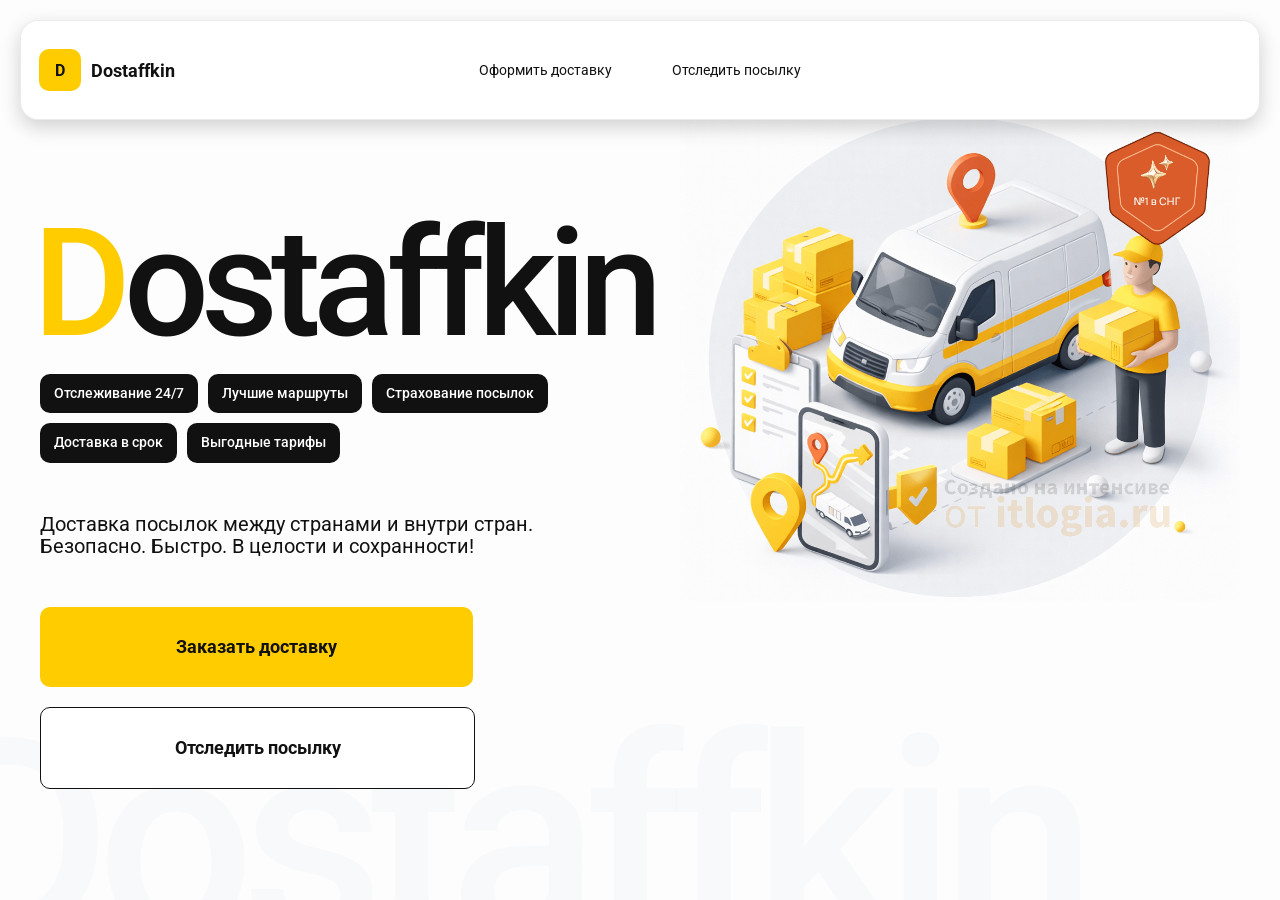
<file: index.html>
<!doctype html>
<html lang="ru">
<head>
    <meta charset="utf-8"/>
    <meta name="viewport" content="width=device-width,initial-scale=1,maximum-scale=1,user-scalable=0"/>
    <title>Dostaffkin — Доставка посылок между странами и внутри стран. Безопасно. Быстро. В целости и
        сохранности!</title>

    <link rel="stylesheet" href="styles/base.css"/>
    <link rel="stylesheet" href="styles/base_adaptive.css"/>
    <link rel="stylesheet" href="styles/index.css"/>
    <link rel="stylesheet" href="styles/index_adaptive.css"/>

</head>
<body>
    <div class="container">
        <header class="header">
            <a class="header-brand" href="#">
              <div class="header-logo">D</div>
              <div class="header-title">Dostaffkin</div>
            </a>
            <nav class="header-menu">
                <a class="header-link" href="./order.html">Оформить <span>доставку</span></a>
                <a class="header-link" href="./track.html">Отследить <span>посылку</span></a>
            </nav>
        </header>
        <main class="main">
            <section class="main-info">
                <div class="main-title">
                    <span>D</span>ostaffkin
                </div>
                <div class="main-features">
                    <div class="main-feature">Отслеживание 24/7</div>
                    <div class="main-feature">Лучшие маршруты</div>
                    <div class="main-feature">Страхование посылок</div>
                    <div class="main-feature">Доставка в срок</div>
                    <div class="main-feature">Выгодные тарифы</div>
                </div>
                <div class="main-description">
                    Доставка посылок между странами и внутри стран.
                    Безопасно. Быстро. В целости и сохранности!
                </div>
                <div class="main-actions">
                    <a class="button" type="button" href="./order.html">Заказать доставку</a>
                    <a class="button button-white" type="button" href="./track.html">Отследить посылку</a>
                </div>
            </section>
            <div class="main-title-ghost">Dostaffkin</div>
            <section class="main-image">
                <img src="images/main-image.png" alt="Main image"/>
            </section>
        </main>
    </div>
</body>
</html>
</file>
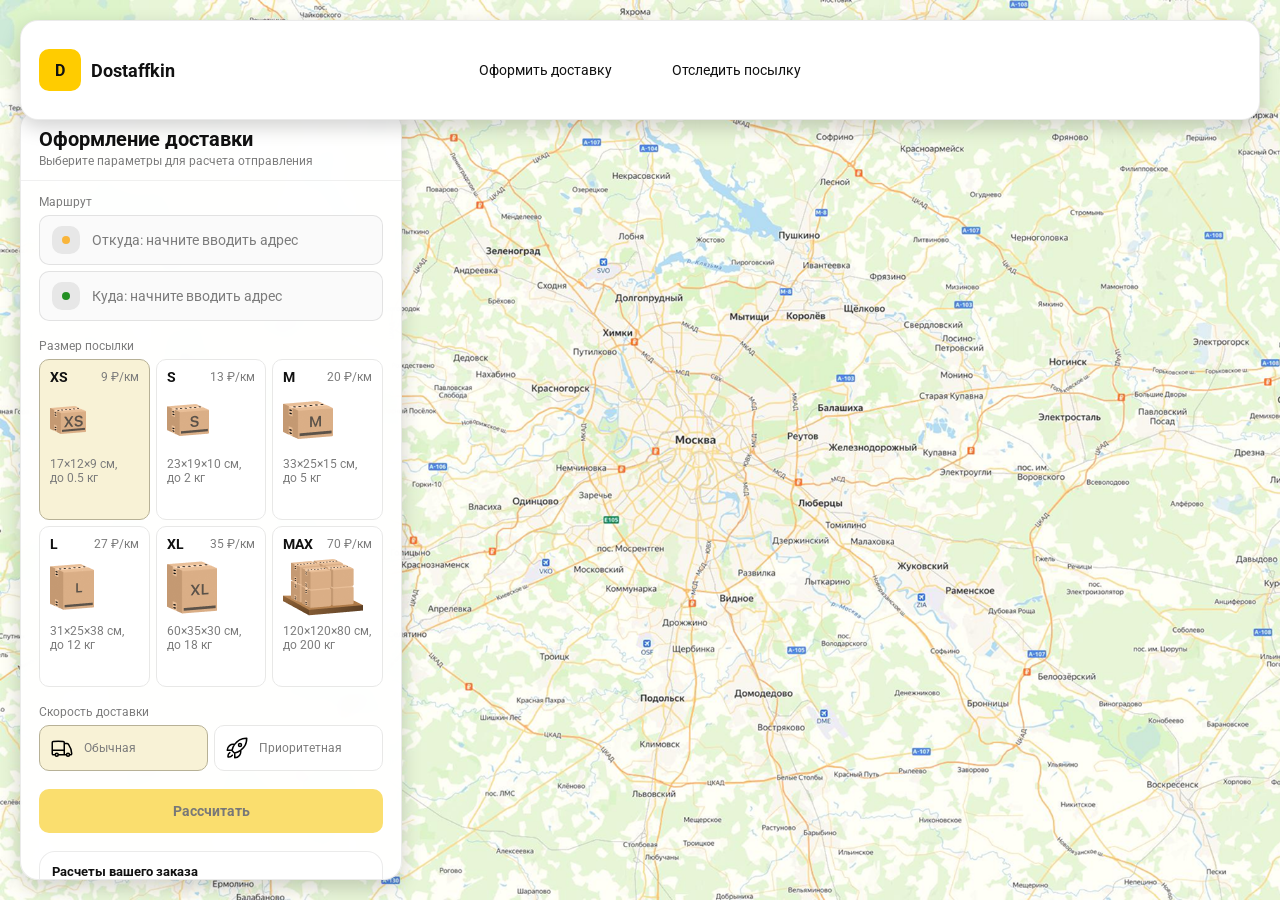
<file: order.html>
<!doctype html>
<html lang="ru">
<head>
    <meta charset="utf-8"/>
    <meta name="viewport" content="width=device-width,initial-scale=1,maximum-scale=1,user-scalable=0"/>
    <title>Оформление доставки</title>

    <link rel="stylesheet" href="styles/base.css"/>
    <link rel="stylesheet" href="styles/base_adaptive.css"/>

    <link rel="stylesheet" href="styles/order.css"/>
    <link rel="stylesheet" href="styles/order_adaptive.css"/>
</head>
<body>
    <div id="map"></div>

    <header class="header">
        <a class="header-brand" href="./index.html">
            <div class="header-logo">D</div>
            <div class="header-title">Dostaffkin</div>
        </a>
        <nav class="header-menu">
            <a class="header-link" href="#">Оформить <span>доставку</span></a>
            <a class="header-link" href="./track.html">Отследить <span>посылку</span></a>
        </nav>
    </header>

    <aside class="main" id="sidebar">
        <div class="main-header">
            <div class="main-title">Оформление доставки</div>
            <div class="main-text">Выберите параметры для расчета отправления</div>
        </div>
        <div class="main-content">
            <div class="main-route">
                <div class="main-block-title">Маршрут</div>
                <div class="main-fields">
                    <div class="main-field" id="fromField">
                        <div class="main-pin"></div>
                        <input id="from" placeholder="Откуда: начните вводить адрес" autocomplete="off"/>
                        <div class="main-ac" id="fromAc" role="listbox" aria-label="Подсказки адресов"></div>
                    </div>

                    <div class="main-field" id="toField">
                        <div class="main-pin"></div>
                        <input id="to" placeholder="Куда: начните вводить адрес" autocomplete="off"/>
                        <div class="main-ac" id="toAc" role="listbox" aria-label="Подсказки адресов"></div>
                    </div>
                </div>
            </div>
            <div class="main-package">
                <div class="main-block-title">Размер посылки</div>

                <div class="main-sizes">
                    <div class="main-size-card is-active" data-value="xs">
                        <div class="main-size-top">
                            <div class="main-size-label">XS</div>
                            <div class="main-size-rate">9 ₽/км</div>
                        </div>
                        <div class="main-size-media">
                            <img src="images/sizes/xs.png" alt="Короб XS"/>
                        </div>
                        <div class="main-size-description">17×12×9 см,<br>до 0.5 кг</div>
                    </div>

                    <div class="main-size-card" data-value="s">
                        <div class="main-size-top">
                            <div class="main-size-label">S</div>
                            <div class="main-size-rate">13 ₽/км</div>
                        </div>
                        <div class="main-size-media">
                            <img src="images/sizes/s.png" alt="Короб S"/>
                        </div>
                        <div class="main-size-description">23×19×10 см,<br>до 2 кг</div>
                    </div>

                    <div class="main-size-card" data-value="m">
                        <div class="main-size-top">
                            <div class="main-size-label">M</div>
                            <div class="main-size-rate">20 ₽/км</div>
                        </div>
                        <div class="main-size-media">
                            <img src="images/sizes/m.png" alt="Короб M"/>
                        </div>
                        <div class="main-size-description">33×25×15 см,<br>до 5 кг</div>
                    </div>

                    <div class="main-size-card" data-value="l">
                        <div class="main-size-top">
                            <div class="main-size-label">L</div>
                            <div class="main-size-rate">27 ₽/км</div>
                        </div>
                        <div class="main-size-media">
                            <img src="images/sizes/l.png" alt="Короб L"/>
                        </div>
                        <div class="main-size-description">31×25×38 см,<br>до 12 кг</div>
                    </div>

                    <div class="main-size-card" data-value="xl">
                        <div class="main-size-top">
                            <div class="main-size-label">XL</div>
                            <div class="main-size-rate">35 ₽/км</div>
                        </div>
                        <div class="main-size-media">
                            <img src="images/sizes/xl.png" alt="Короб XL"/>
                        </div>
                        <div class="main-size-description">60×35×30 см,<br>до 18 кг</div>
                    </div>

                    <div class="main-size-card" data-value="max">
                        <div class="main-size-top">
                            <div class="main-size-label">MAX</div>
                            <div class="main-size-rate">70 ₽/км</div>
                        </div>
                        <div class="main-size-media main-size-media-palleta">
                            <img src="images/sizes/max.png" alt="Паллета"/>
                        </div>
                        <div class="main-size-description">120×120×80 см,<br>до 200 кг</div>
                    </div>
                </div>
            </div>

            <div class="main-speed">
                <div class="main-block-title">Скорость доставки</div>

                <div class="main-speeds">
                    <div class="main-speed-card is-active" data-value="regular">
                        <img class="main-speed-media" src="images/icons/regular.svg" alt="Regular"/>
                        <div class="main-speed-description">Обычная</div>
                    </div>
                    <div class="main-speed-card" data-value="fast">
                        <img class="main-speed-media" src="images/icons/fast.svg" alt="Fast"/>
                        <div class="main-speed-description">Приоритетная</div>
                    </div>

                </div>
            </div>

            <div class="main-calculate-block">
                <button id="calc" class="button calculate-button" type="button" disabled>Рассчитать</button>
            </div>

            <div class="main-result" id="result">
                <div class="main-result-title">Расчеты вашего заказа</div>
                <div class="main-result-lines">
                    <div class="main-result-line"><span>Расстояние</span><span id="distanceValue">—</span></div>
                    <div class="main-result-line"><span>Доставим через</span><span id="durationValue">—</span></div>
                    <div class="main-result-line"><span>Тариф</span><span id="rateValue">—</span></div>
                </div>
                <div class="main-price">
                    <div class="main-price-label">Итого</div>
                    <div class="main-price-value" id="totalValue">—</div>
                </div>
            </div>

            <div class="main-order-box">
                <div class="main-order-form" id="orderForm">
                    <div class="main-order-title">Оформление доставки</div>
                    <div class="main-block-info-row">
                        <div class="main-block-title">Контакты</div>
                        <div class="order-fields">
                            <div class="main-field">
                                <input id="customerName" placeholder="Ваше имя" autocomplete="off"/>
                            </div>
                            <div class="main-field">
                                <input id="customerPhone" placeholder="Ваш телефон" autocomplete="off" inputmode="tel"/>
                            </div>
                        </div>
                    </div>
                    <div class="main-block-info-row extra-info">
                        <div class="main-block-title">Дополнительная информация</div>
                        <div class="main-field textarea">
                            <textarea id="comment" placeholder="Детали доставки и комментарии"></textarea>
                        </div>
                    </div>
                    <button id="submit" class="button main-submit-request" type="button" disabled>Отправить
                        заявку
                    </button>
                </div>

                <div class="main-order-success" id="orderSuccess">
                    <div class="main-success-icon">✓</div>
                    <div class="main-success-title">Заявка отправлена!</div>
                    <div class="main-success-title">Номер отправления – <span id="orderId"></span></div>
                    <div class="main-success-subtitle">Мы скоро свяжемся с вами</div>
                </div>
            </div>

        </div>


    </aside>
</body>
</html>
</file>
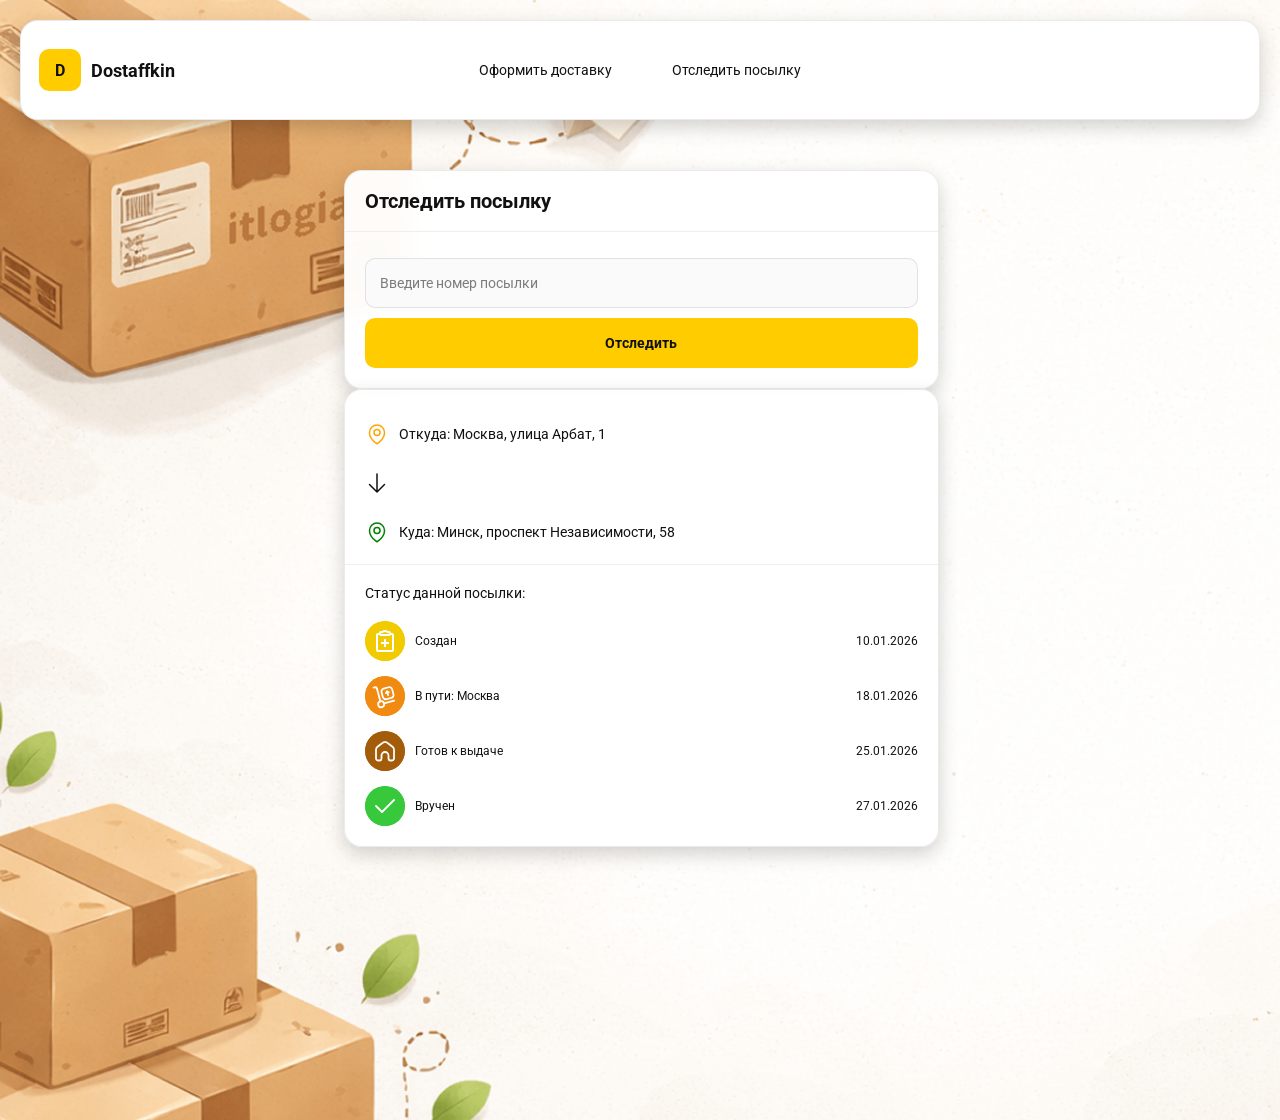
<file: track.html>
<!doctype html>
<html lang="ru">
<head>
    <meta charset="utf-8"/>
    <meta name="viewport" content="width=device-width,initial-scale=1,maximum-scale=1,user-scalable=0"/>
    <title>Отследить посылку</title>
    <link rel="stylesheet" href="styles/base.css"/>
    <link rel="stylesheet" href="styles/base_adaptive.css"/>

    <link rel="stylesheet" href="styles/track.css"/>
    <link rel="stylesheet" href="styles/track_adaptive.css"/>
</head>
<body>

    <div class="container">
        <header class="header">
            <a class="header-brand" href="./index.html">
                <div class="header-logo">D</div>
                <div class="header-title">Dostaffkin</div>
            </a>
            <nav class="header-menu">
                <a class="header-link" href="./order.html">Оформить <span>доставку</span></a>
                <a class="header-link" href="#">Отследить <span>посылку</span></a>
            </nav>
        </header>

        <main class="track-content">
            <section class="track-card track-search">
                <div class="track-title">Отследить посылку</div>
                <div class="track-action">
                    <div class="main-field track-field">
                        <input id="trackNumber" placeholder="Введите номер посылки" autocomplete="off"/>
                    </div>
                    <button id="trackButton" class="button track-button" type="button">Отследить</button>
                </div>
            </section>
            <section class="track-card track-result.is-visible" id="trackResult">
                <div class="track-result-header">
                    <div class="track-id" id="trackIdValue"></div>
                    <div class="track-routes">
                        <div class="track-route">
                            <div class="track-route-pin">
                                <svg xmlns="http://www.w3.org/2000/svg" fill="none" viewBox="0 0 24 24" stroke-width="1.5"
                                     stroke="orange" class="size-6">
                                    <path stroke-linecap="round" stroke-linejoin="round"
                                          d="M15 10.5a3 3 0 1 1-6 0 3 3 0 0 1 6 0Z"/>
                                    <path stroke-linecap="round" stroke-linejoin="round"
                                          d="M19.5 10.5c0 7.142-7.5 11.25-7.5 11.25S4.5 17.642 4.5 10.5a7.5 7.5 0 1 1 15 0Z"/>
                                </svg>
                            </div>
                            <div class="track-route-address" id="trackFromValue">
                                Откуда: Москва, улица Арбат, 1
                            </div>
                        </div>
                        <div class="track-route track-route-arrow">
                            <svg xmlns="http://www.w3.org/2000/svg" fill="none" viewBox="0 0 24 24" stroke-width="1.5"
                                 stroke="currentColor" class="size-6">
                                <path stroke-linecap="round" stroke-linejoin="round"
                                      d="M19.5 13.5 12 21m0 0-7.5-7.5M12 21V3"/>
                            </svg>
                        </div>
                        <div class="track-route">
                            <div class="track-route-pin">
                                <svg xmlns="http://www.w3.org/2000/svg" fill="none" viewBox="0 0 24 24" stroke-width="1.5"
                                     stroke="green" class="size-6">
                                    <path stroke-linecap="round" stroke-linejoin="round"
                                          d="M15 10.5a3 3 0 1 1-6 0 3 3 0 0 1 6 0Z"/>
                                    <path stroke-linecap="round" stroke-linejoin="round"
                                          d="M19.5 10.5c0 7.142-7.5 11.25-7.5 11.25S4.5 17.642 4.5 10.5a7.5 7.5 0 1 1 15 0Z"/>
                                </svg>
                            </div>
                            <div class="track-route-address" id="trackToValue">
                                Куда: Минск, проспект Независимости, 58
                            </div>
                        </div>
                    </div>
                </div>
                <div class="track-info">
                    <div class="track-status-title">Статус данной посылки:</div>
                    <div class="track-status-list" id="trackStatusList">


                        <div class="track-status created">
                            <img src="images/icons/created.svg" class="track-status-icon" alt="Created">
                            <div class="track-status-text">
                                <div class="track-status-text-state">Создан</div>
                                <div class="track-status-text-date">10.01.2026</div>
                            </div>
                        </div>

                        <div class="track-status in-way">
                            <img src="images/icons/in-way.svg" class="track-status-icon" alt="In way">
                            <div class="track-status-text">
                                <div class="track-status-text-state">В пути: Москва</div>
                                <div class="track-status-text-date">18.01.2026</div>
                            </div>
                        </div>

                        <div class="track-status ready">
                            <img src="images/icons/ready.svg" class="track-status-icon" alt="Ready">
                            <div class="track-status-text">
                                <div class="track-status-text-state">Готов к выдаче</div>
                                <div class="track-status-text-date">25.01.2026</div>
                            </div>
                        </div>

                        <div class="track-status done">
                            <img src="images/icons/done.svg" class="track-status-icon" alt="Done">
                            <div class="track-status-text">
                                <div class="track-status-text-state">Вручен</div>
                                <div class="track-status-text-date">27.01.2026</div>
                            </div>
                        </div>

                    </div>
                </div>
            </section>
        </main>

    </div>

</body>
</html>
</file>
<file: styles/base.css>
@font-face {
    font-family: "Roboto";
    src: url("../fonts/Roboto-Regular.ttf");
    font-weight: normal;
}

@font-face {
    font-family: "Roboto";
    src: url("../fonts/Roboto-Bold.ttf");
    font-weight: bold;
}

@font-face {
    font-family: "Roboto";
    src: url("../fonts/Roboto-Medium.ttf");
    font-weight: 500;
}

html, body {
    margin: 0;
    color: #111111;
    font-family: "Roboto", sans-serif;
}

body {
    background: #FDFDFD;
}

.header {
    border-radius: 18px;
    box-shadow: 0 7px 20px 0 #0000002E;
    backdrop-filter: blur(10px);
    background: #ffffff;
    left: 20px;
    border: 1px solid rgba(0, 0, 0, 0.08);
    position: fixed;
    right: 20px;
    top: 20px;
    padding: 14px 18px;
    height: 70px;
    display: flex;
    align-items: center;
    z-index: 6;
}
.header-brand {
    display: flex;
    align-items: center;
    text-decoration: none;
    gap: 10px;
}

.header-logo {
    width: 42px;
    height: 42px;
    border-radius: 10px;
    background: #FFCC00;
    display: grid;
    place-items: center;
    font-weight: bold;
    color: #111;
}
.header-title {
    font-size: 18px;
    font-weight: bold;
    color: #111111;
    text-decoration: none;
}
.header-menu {
     display: flex;
     align-items: center;
     gap: 60px;
     margin: 0;
     position: absolute;
     left: 50%;
     transform: translateX(-50%);
 }
.header-link {
     font-size: 14px;
     color: #111111;
     text-decoration: none;
 }
.button {
     border: 0;
     outline: none;
     height: 44px;
     border-radius: 10px;
     font-size: 14px;
     font-weight: bold;
     cursor: pointer;
     font-family: inherit;
     transition: transform .08s ease, opacity .12s ease;
     background: #ffcc00;
     color: #111111;
     text-align: center;
     text-decoration: none;
 }
.button:hover {
     background-color: #E5BC19;
 }
.button:disabled {
     cursor: not-allowed;
     background-color: #FADE6E;
     color: #787878;
     transform: none;
 }
.button.button-white {
     background: #ffffff;
     border: 1px solid #111111;
 }
.button.button-white:hover {
     background: rgb(241 241 241);
 }

 .main-field {
     display: flex;
     align-items: center;
     margin-top: 6px;
     gap: 10px;
     border: 1px solid #1111111A;
     background: #FAFAFA;
     border-radius: 10px;
     padding: 10px 12px;
     position: relative;
     box-sizing: border-box;
     height: 50px;
 }

 .main-field.textarea {
     height: auto;
 }

 .main-pin {
     width: 28px;
     height: 28px;
     border-radius: 10px;
     background: rgba(17, 17, 17, 0.08);
     display: grid;
     place-items: center;
     flex: 0 0 auto;
     position: relative;
 }

 .main-pin::before {
     content: "";
     width: 8px;
     height: 8px;
     border-radius: 999px;
     background: orange;
     opacity: .75;
     display: block;
 }

 .main-field:last-child .main-pin::before {
     background: green;
     opacity: .85;
 }

 input, textarea {
     width: 100%;
     border: 0;
     outline: none;
     background: transparent;
     font-size: 14px;
     color: #111111;
     font-family: inherit;
 }

 textarea {
     resize: vertical;
     min-height: 72px;
     padding: 2px 0;
 }

 input::placeholder, textarea::placeholder {
     color: #7C7C7C;
 }

 .main-field:focus-within {
     border-color: rgba(0, 0, 0, 0.20);
     box-shadow: 0 0 0 4px rgba(255, 204, 0, 0.35);
     background: rgba(255, 255, 255, 0.75);
 }
</file>
<file: styles/base_adaptive.css>
@media (max-width: 767px) {
    .header {
        left: 10px;
        right: 10px;
        top: 10px;
    }

    .header-link span {
        display: none;
    }

    .header-menu {
        gap: 20px;
        justify-content: flex-start;
        margin: 0 0 0 30px;
        position: static;
        transform: none;
    }
}

@media (max-width: 420px) {
    .header-title {
        display: none;
    }
}

@media (max-width: 374px) {
    .header-menu {
        gap: 10px;
        margin: 0 0 0 10px;
    }
}
</file>
<file: styles/index.css>
.container {
    overflow: hidden;
    min-height: 100vh;
}
.main {
    padding: 111px 40px 40px;
    position: relative;
    display: flex;
}
.main-info {
    max-width: 840px;
    width: 100%;
    position: relative;
}
.main-title {
    margin-top: 98px;
    font-weight: 500;
    font-size: 200px;
    line-height: 1;
    letter-spacing: -0.05em;
    color: #111111;
    left: -15px;
    position: relative;
}
.main-title span {
    color: #ffcc00;
}
.main-features {
    margin-top: 15px;
    display: flex;
    flex-wrap: wrap;
    gap: 10px;
}
.main-feature {
    background: #111111;
    color: #ffffff;
    padding: 12px 14px;
    font-weight: 500;
    font-size: 14px;
    line-height: 1.1;
    border-radius: 10px;
}
.main-description {
    margin-top: 50px;
    max-width: 500px;
    font-size: 20px;
    line-height: 1.1;
    color: #111111;
}
.main-actions {
    margin-top: 50px;
    display: flex;
    flex-direction: column;
    gap: 20px;
}
.main-actions .button {
    height: 80px;
    width: 433px;
    font-size: 18px;
    font-weight: bold;
    place-items: center;
    display: grid;
}
.main-title-ghost {
    position: absolute;
    z-index: -1;
    left: -70px;
    bottom: -150px;
    font-weight: 500;
    font-size: 278px;
    line-height: 1;
    letter-spacing: -0.05em;
    color: #ECEDF04D;
}
.main-image {
    width: 1024px;
    top: 100px;
    z-index: -2;
}
.main-image img {
    width: 100%;
    max-width: 1024px;
    height: auto;
    display: block;
}
</file>
<file: styles/index_adaptive.css>
@media (max-width: 1760px) {
    .main-title {
        font-size: 150px;
        left: -7px;
    }

    .main-info {
        max-width: 640px;
    }
}
@media (max-width: 1200px) {
    .main-info {
        max-width: 540px;
    }

    .main {
        padding: 111px 20px 20px;
    }

    .main-title {
        font-size: 120px;
        left: -4px;
    }

    .main-title-ghost {
        font-size: 220px;
    }
}
@media (max-width: 1024px) {
    .main-title {
        margin-top: 30px;
    }

    .main {
        flex-direction: column-reverse;
    }

    .main-image {
        max-width: 350px;
        position: absolute;
        left: 370px;
        top: 370px;
    }

    .main-info {
        max-width: 100%;
    }

    .main-actions {
        gap: 10px;
    }

    .main-actions .button {
        height: 50px;
        font-size: 14px;
        width: auto;
        max-width: 300px;
    }

    .main-description {
        max-width: 350px;
    }
}
@media (max-width: 570px) {
    .main-title {
        font-size: 88px;
    }

    .main-description {
        max-width: 100%
    }

    .main-actions {
       width: 100%;
    }

    .main-actions .button {
        width: 100%;
        max-width: 100%
    }

    .main-image {
        max-width: 650px;
        position: absolute;
        left: 170px;
        top: 70px;
        opacity: 0.2;
    }
}
@media (max-width: 400px) {
    .main-title {
        font-size: 70px;
    }
}
</file>
<file: styles/order.css>
#map {
    background-image: url("../images/order-bg.png");
    background-size: cover;
    position: fixed;
    inset: 0;
}
.main {
    border-radius: 18px;
    box-shadow: 0 7px 20px 0 #0000002E;
    backdrop-filter: blur(10px);
    background: rgba(255, 255, 255, 0.96);
    left: 20px;
    border: 1px solid rgba(0, 0, 0, 0.08);
    position: fixed;
    top: 110px;
    bottom: 20px;
    width: 380px;
    display: flex;
    flex-direction: column;
    overflow: hidden;
    z-index: 5;
}
.main-header {
    padding: 18px 18px 12px 18px;
    border-bottom: 1px solid rgba(0, 0, 0, 0.06);
    display: flex;
    flex-direction: column;
}

.main-title {
    font-size: 20px;
    line-height: 100%;
    font-weight: bold;
}

.main-text {
    font-size: 12px;
    margin-top: 5px;
    color: #7C7C7C;
}
.main-content {
    padding: 14px 18px 18px 18px;
    overflow: auto;
    scrollbar-width: none;
    display: flex;
    flex-direction: column;
    gap: 18px;
    flex: 1;
}
.main-block-title {
    font-size: 12px;
    color: #7C7C7C;
}

.main-route .main-block-title,
.main-package .main-block-title {
    margin-bottom: 6px;
}

.main-speed .main-block-title {
    margin-bottom: 6px;
}

.main-speeds {
    display: grid;
    gap: 6px;
    grid-template-columns: repeat(2, 1fr);
}

.main-speed-card {
    border: 1px solid #E8E8E7;
    background: #FFFFFF;
    border-radius: 10px;
    padding: 10px;
    cursor: pointer;
    user-select: none;
    transition: transform .08s ease, border-color .12s ease, background .12s ease;
    display: flex;
    align-items: center;
    gap: 10px;
}

.main-speed-card:hover {
    transform: translateY(-1px);
}

.main-speed-card.is-active {
    background-color: #F8F2D6;
    border-color: #B7B196;
}

.main-speed-description {
    font-size: 12px;
    color: #7C7C7C;
    line-height: 1.2;
}

.main-sizes {
    display: grid;
    gap: 6px;
    grid-template-columns: repeat(3, 1fr);
}

.main-size-card {
    border: 1px solid #E8E8E7;
    background: #FFFFFF;
    border-radius: 10px;
    padding: 10px;
    cursor: pointer;
    user-select: none;
    transition: transform .08s ease, border-color .12s ease, background .12s ease;
    min-height: 139px;
}

.main-size-card:hover {
    transform: translateY(-1px);
}

.main-size-card.is-active {
    background-color: #F8F2D6;
    border-color: #B7B196;
}

.main-size-top {
    display: flex;
    align-items: center;
    justify-content: space-between;
}

.main-size-label {
    font-weight: bold;
    font-size: 14px;
    color: #111111;
    line-height: 100%;
}

.main-size-rate {
    font-size: 12px;
    color: #7C7C7C;
    line-height: 100%;
}

.main-size-media {
    margin-top: 8px;
    height: 57px;
}

.main-size-description {
    margin-top: 8px;
    font-size: 12px;
    color: #7C7C7C;
    line-height: 1.2;
}
.calculate-button {
    width: 100%;
}

.main-result {
    border: 1px solid rgba(0, 0, 0, 0.08);
    background: rgba(255, 255, 255, 0.75);
    border-radius: 16px;
    padding: 12px;
    line-height: 1.25;
}

.main-result-title {
    font-weight: bold;
    font-size: 13px;
    color: #111111;
    margin-bottom: 13px;
}

.main-result-lines {
    gap: 8px;
    display: flex;
    flex-direction: column;
}

.main-result-line {
    font-size: 13px;
    color: rgba(17, 17, 17, 0.85);
    display: flex;
    justify-content: space-between;
}

.main-price {
    margin-top: 18px;
    padding-top: 10px;
    border-top: 1px dashed rgba(0, 0, 0, 0.12);
    display: flex;
    align-items: baseline;
    justify-content: space-between;
}

.main-price-label {
    font-size: 12px;
    color: rgba(17, 17, 17, 0.55);
}

.main-price-value {
    font-size: 20px;
    font-weight: bold;
    color: #111111;
    letter-spacing: -0.3px;
}

.main-order-box {
    background: #ffffff;
    border: 1px solid #E8E8E7;
    border-radius: 10px;
    padding: 12px;
}

.main-order-title {
    margin-bottom: 8px;
    font-weight: bold;
    font-size: 14px;
    color: #111111;
}

.main-block-info {
    display: flex;
    flex-direction: column;
    gap: 6px;
}

.order-fields {
    display: grid;
    grid-template-columns: 1fr 1fr;
    column-gap: 10px;
    margin-top: 6px;
}

.main-block-info-row.extra-info {
    display: block;
    margin-top: 13px;
}

.main-submit-request {
    width: 100%;
    margin-top: 6px;
}

.main-order-success {
    display: none;
    text-align: center;
    padding: 22px 12px;
    gap: 12px;
}

.main-order-success.is-visible {
    display: flex;
    flex-direction: column;
    align-items: center;
}

.main-success-icon {
    width: 56px;
    height: 56px;
    border-radius: 50%;
    background: #16a34a;
    color: #ffffff;
    display: grid;
    place-items: center;
    font-size: 30px;
}

.main-success-title {
    font-size: 14px;
    font-weight: bold;
    color: #111111;
}

.main-success-subtitle {
    font-size: 12px;
    color: rgba(17, 17, 17, 0.55);
    line-height: 1.3;
}
</file>
<file: styles/order_adaptive.css>
@media (max-width: 767px) {
    .main {
        left: 10px;
        right: 10px;
        top: 50%;
        bottom: 12px;
        width: auto;
        max-width: none;
    }
}

@media (max-width: 420px) {
    .main-sizes {
        grid-template-columns: repeat(2, 1fr);
    }
}
</file>
<file: styles/track.css>
.container {
    background: #F4F4F4 url("../images/track-bg.png");
    background-size: cover;
    min-height: 100vh;
    padding: 170px 0 50px 0;
}

.track-content {
    width: 593px;
    margin: 0 auto;
}

.track-card {
    width: 100%;
    border-radius: 18px;
    box-shadow: 0 7px 20px 0 #0000002E;
    backdrop-filter: blur(10px);
    background: rgba(255, 255, 255, 0.96);
    border: 1px solid rgba(0, 0, 0, 0.08);
}

.track-title {
    font-size: 20px;
    line-height: 100%;
    font-weight: bold;
    border-bottom: 1px solid #EEEEEE;
    padding: 20px;
}

.track-action {
    padding: 20px;
}

.track-button {
    width: 100%;
    height: 50px;
}

.track-field {
    margin-bottom: 10px;
}

.track-result {
    margin-top: 5px;
    display: none;
}

.track-result.is-visible {
    display: block;
}

.track-result-header {
    font-weight: bold;
    font-size: 14px;
    color: #111111;
    padding: 20px;
    border-bottom: 1px solid #EEEEEE;
}

.track-id {
    margin-bottom: 12px;
    font-size: 20px;
}

.track-routes {
    display: flex;
    flex-direction: column;
    gap: 10px;
    font-weight: normal;
}

.track-route {
    display: flex;
    align-items: center;
    gap: 10px;
}

.track-route-pin {
    width: 24px;
    height: 24px;
    flex-shrink: 0;
}

.track-route-arrow {
    padding: 15px 0;
    width: 24px;
    height: 24px;
}

.track-info {
    padding: 20px;
}

.track-status {
    display: flex;
    align-items: center;
    font-size: 12px;
    gap: 10px;
}

.track-status-title {
    font-size: 14px;
    color: #111111;
    margin-bottom: 20px;
}

.track-status-list {
    display: flex;
    flex-direction: column;
    gap: 15px;
}

.track-status-icon {
    width: 40px;
    height: 40px;
    border-radius: 50%;
    background: rgba(17, 17, 17, 0.08);
    display: grid;
    place-items: center;
    flex: 0 0 auto;
}

.track-status.created .track-status-icon {
    background-color: #F1CB00;
}

.track-status.in-way .track-status-icon {
    background-color: #F08A11;
}

.track-status.ready .track-status-icon {
    background-color: #A35D0A;
}

.track-status.done .track-status-icon {
    background-color: #37C93B;
}

.track-status-text {
    display: flex;
    align-items: center;
    justify-content: space-between;
    color: #111111;
    font-size: 12px;
    flex: 1;
}

.track-status-date {
    color: rgba(17, 17, 17, 0.55);
}
</file>
<file: styles/track_adaptive.css>
@media (max-width: 767px) {
    .container {
        padding: 130px 0 50px 0;
    }

    .track-content {
        width: 100%;
        padding-left: 10px;
        padding-right: 10px;
    }

    .track-result-header {
        padding: 20px;
    }
}
</file>
